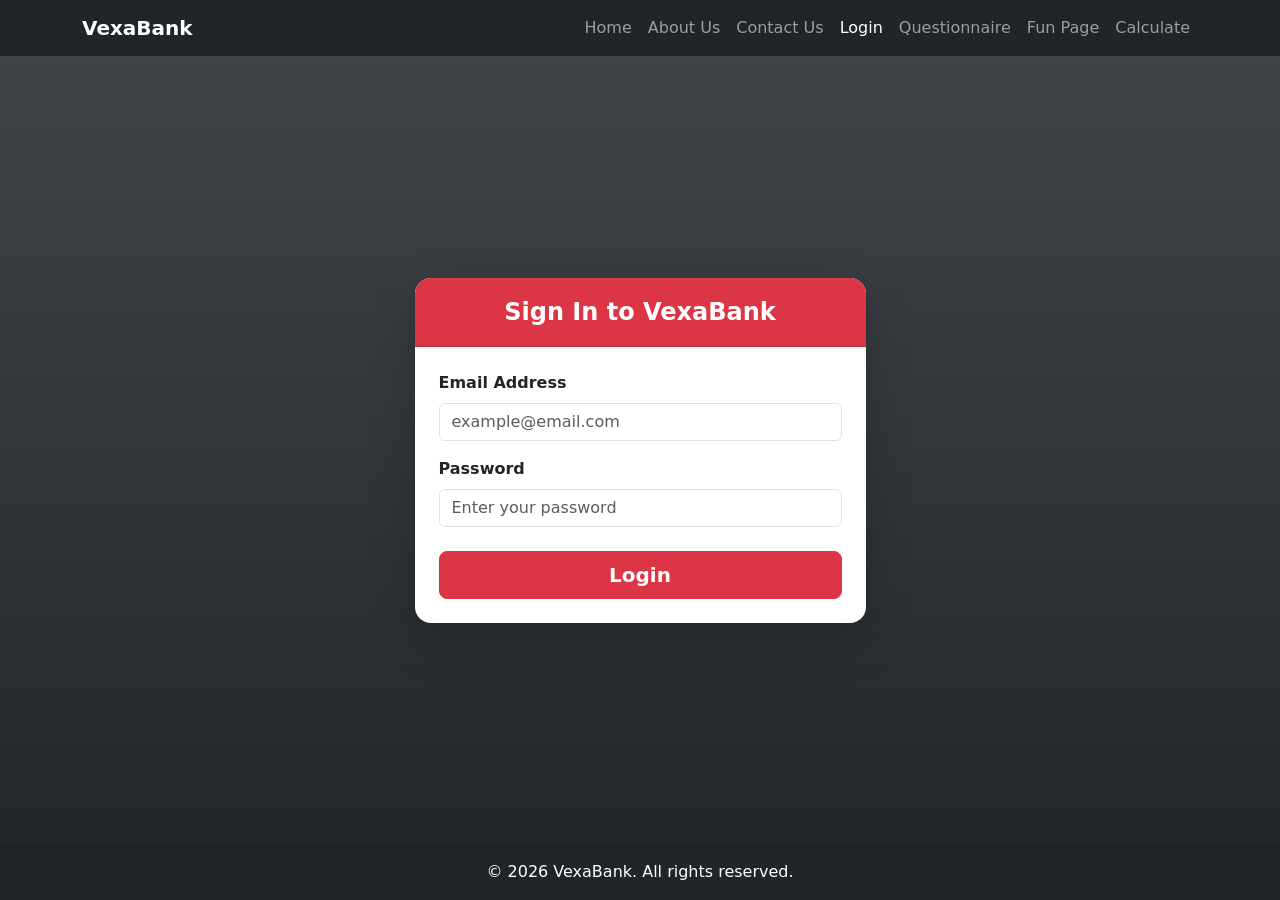
<file: login.html>
<!DOCTYPE html>
<html lang="en">
<head>
  <meta charset="UTF-8">
  <meta name="viewport" content="width=device-width, initial-scale=1.0">
  <title>Login - VexaBank</title>

  <link
    href="https://cdn.jsdelivr.net/npm/bootstrap@5.3.2/dist/css/bootstrap.min.css"
    rel="stylesheet"
  >
</head>

<body class="d-flex flex-column min-vh-100 bg-dark bg-gradient">

  <!-- Navbar -->
  <nav class="navbar navbar-expand-lg navbar-dark bg-dark ">
    <div class="container">
      <a class="navbar-brand fw-bold" href="index.html">VexaBank</a>

      <button
        class="navbar-toggler"
        type="button"
        data-bs-toggle="collapse"
        data-bs-target="#navbarMain"
      >
        <span class="navbar-toggler-icon"></span>
      </button>

      <div class="collapse navbar-collapse" id="navbarMain">
        <ul class="navbar-nav ms-auto">
          <li class="nav-item"><a class="nav-link" href="index.html">Home</a></li>
          <li class="nav-item"><a class="nav-link" href="./pages/about.html">About Us</a></li>
          <li class="nav-item"><a class="nav-link" href="./pages/contact.html">Contact Us</a></li>
          <li class="nav-item"><a class="nav-link active" href="login.html">Login</a></li>
          <li class="nav-item"><a class="nav-link " href="./pages/questionnaire.html">Questionnaire</a></li>
          <li class="nav-item"><a class="nav-link" href="./pages/fun.html">Fun Page</a></li>
          <li class="nav-item"><a class="nav-link" href="./pages/calculate.html">Calculate</a></li>
        </ul>
      </div>
    </div>
  </nav>

  <!-- Login Form -->
  <main class="flex-grow-1 d-flex justify-content-center align-items-center py-5">
    <div class="container">
      <div class="row justify-content-center">
        <div class="col-12 col-sm-10 col-md-7 col-lg-5">

          <div class="card shadow-lg border-0 rounded-4">
            <div class="card-header bg-danger text-white text-center fw-bold fs-4 py-3 rounded-top-4">
              Sign In to VexaBank
            </div>

            <div class="card-body p-4">

              <form id="loginForm" action="./pages/login.php" method="post" onsubmit="return validateLoginForm();" novalidate>                <div class="mb-3">
                  <label for="email" class="form-label fw-bold">Email Address</label>
                 <input
                      type="email"
  class="form-control"
  id="email"
  name="email"
  placeholder="example@email.com"
>
                  <div class="invalid-feedback" id="emailFeedback"></div>
                </div>

                <div class="mb-4">
                  <label for="password" class="form-label fw-bold">Password</label>
                  <input
                    type="password"
                    class="form-control"
                    id="password"
                    name="password"
                    placeholder="Enter your password"
                  >
                  <div class="invalid-feedback" id="passwordFeedback"></div>
                  
                </div>

                <div class="d-grid">
                  <button type="submit" class="btn btn-danger btn-lg fw-bold">
                    Login
                  </button>
                </div>

              </form>

            </div>
          </div>

        </div>
      </div>
    </div>
  </main>

  <!-- Footer -->
  <footer class="bg-dark text-white text-center py-3 ">
    <div class="container">
      <p class="mb-0">&copy; 2026 VexaBank. All rights reserved.</p>
    </div>
  </footer>
<script>
function validateLoginForm() {
  const email = document.getElementById("email");
  const password = document.getElementById("password");

  const emailFeedback = document.getElementById("emailFeedback");
  const passwordFeedback = document.getElementById("passwordFeedback");

  let isValid = true;

  email.classList.remove("is-valid", "is-invalid");
  password.classList.remove("is-valid", "is-invalid");

  const emailPattern = /^[^\s@]+@[^\s@]+\.[^\s@]+$/;

  if (!emailPattern.test(email.value.trim())) {
    email.classList.add("is-invalid");
    emailFeedback.textContent = "Please enter a valid email address.";
    isValid = false;
  } else {
    email.classList.add("is-valid");
  }

  const passwordPattern = /^(?=.*[A-Z])(?=.*\d)(?=.*[!@#$%^&*])[A-Za-z\d!@#$%^&*]{8,}$/;

if (password.value.trim().length < 6) {
  password.classList.add("is-invalid");
  passwordFeedback.textContent =
    "Password must be at least 6 characters long.";
  isValid = false;
} else {
  password.classList.add("is-valid");
}

  return isValid;
}
</script>

</body>
</html>
</file>
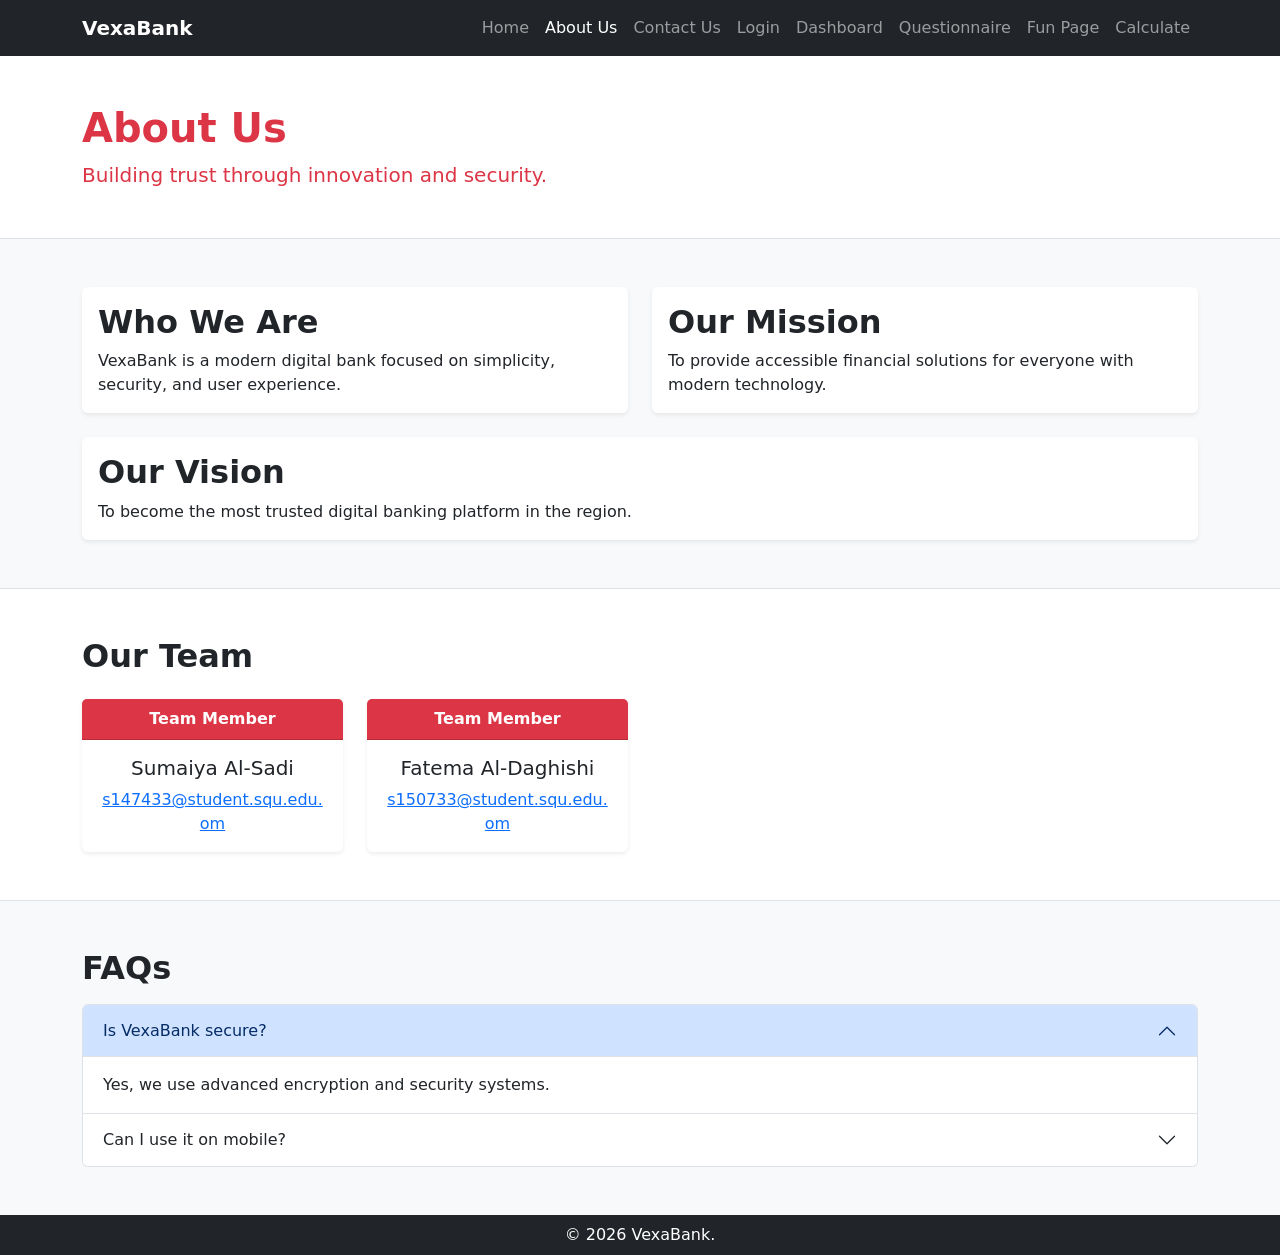
<file: pages/about.html>
<!DOCTYPE html>
<html lang="en">
<head>
  <meta charset="UTF-8">
  <meta name="viewport" content="width=device-width, initial-scale=1.0">
  <title>About Us - VexaBank</title>

  <link
    href="https://cdn.jsdelivr.net/npm/bootstrap@5.3.2/dist/css/bootstrap.min.css"
    rel="stylesheet"
  >
</head>

<body class="d-flex flex-column min-vh-100 bg-light">

  <!-- Navigation Bar -->
  <nav class="navbar navbar-expand-lg navbar-dark bg-dark ">
    <div class="container">
      <a class="navbar-brand fw-bold" href="../index.html">VexaBank</a>

      <button
        class="navbar-toggler"
        type="button"
        data-bs-toggle="collapse"
        data-bs-target="#navbarMain"
        aria-controls="navbarMain"
        aria-expanded="false"
        aria-label="Toggle navigation"
      >
        <span class="navbar-toggler-icon"></span>
      </button>

      <div class="collapse navbar-collapse" id="navbarMain">
        <ul class="navbar-nav ms-auto">
          <li class="nav-item">
            <a class="nav-link" href="../index.html">Home</a>
          </li>
          <li class="nav-item">
            <a class="nav-link active" href="about.html">About Us</a>
          </li>
          <li class="nav-item">
            <a class="nav-link" href="contact.html">Contact Us</a>
          </li>
          <li class="nav-item">
            <a class="nav-link" href="../login.html">Login</a>
          </li>
          <li class="nav-item">
            <a class="nav-link" href="dashboard.html">Dashboard</a>
          </li>
                    <li class="nav-item"><a class="nav-link" href="./questionnaire.html">Questionnaire</a></li>
          <li class="nav-item"><a class="nav-link " href="./fun.html">Fun Page</a></li>
          <li class="nav-item"><a class="nav-link" href="./calculate.html">Calculate</a></li>
        </ul>
      </div>
    </div>
  </nav>

  <!-- Hero Section -->
  <header class="py-5 bg-white border-bottom">
    <div class="container text-center text-lg-start">
      <h1 class="fw-bold text-danger">About Us</h1>
      <p class="lead text-danger mb-0">
        Building trust through innovation and security.
      </p>
    </div>
  </header>

  <main class="flex-grow-1">

    <!-- About Content -->
    <section class="py-5">
      <div class="container">
        <div class="row g-4">

          <div class="col-lg-6">
            <div class="card border-0 shadow-sm h-100">
              <div class="card-body">
                <h2 class="fw-bold text-dark">Who We Are</h2>
                <p class="mb-0">
                  VexaBank is a modern digital bank focused on simplicity, security, and user experience.
                </p>
              </div>
            </div>
          </div>

          <div class="col-lg-6">
            <div class="card border-0 shadow-sm h-100">
              <div class="card-body">
                <h2 class="fw-bold text-dark">Our Mission</h2>
                <p class="mb-0">
                  To provide accessible financial solutions for everyone with modern technology.
                </p>
              </div>
            </div>
          </div>

        </div>

        <div class="card border-0 shadow-sm mt-4">
          <div class="card-body">
            <h2 class="fw-bold text-dark">Our Vision</h2>
            <p class="mb-0">
              To become the most trusted digital banking platform in the region.
            </p>
          </div>
        </div>
      </div>
    </section>

    <!-- Team Section -->
    <section class="py-5 bg-white border-top border-bottom">
      <div class="container">
        <h2 class="fw-bold mb-4 text-dark text-center text-lg-start">Our Team</h2>

        <div class="row g-4">

          <div class="col-md-6 col-lg-3">
            <div class="card h-100 border-0 shadow-sm">
              <div class="card-header bg-danger text-white fw-bold text-center">
                Team Member
              </div>
              <div class="card-body text-center">
                <h5 class="card-title">Sumaiya Al-Sadi</h5>
                <a href="mailto:s147433@student.squ.edu.om">
                  s147433@student.squ.edu.om
                </a>
              </div>
            </div>
          </div>

          <div class="col-md-6 col-lg-3">
            <div class="card h-100 border-0 shadow-sm">
              <div class="card-header bg-danger text-white fw-bold text-center">
                Team Member
              </div>
              <div class="card-body text-center">
                <h5 class="card-title">Fatema Al-Daghishi</h5>
                <a href="mailto:s150733@student.squ.edu.om">
                  s150733@student.squ.edu.om
                </a>
              </div>
            </div>
          </div>

        </div>
      </div>
    </section>

    <!-- FAQ Section -->
    <section class="py-5">
      <div class="container">
        <h2 class="fw-bold mb-3 text-dark">FAQs</h2>

        <div class="accordion" id="faq">

          <div class="accordion-item">
            <h2 class="accordion-header">
              <button
                class="accordion-button"
                type="button"
                data-bs-toggle="collapse"
                data-bs-target="#q1"
                aria-expanded="true"
                aria-controls="q1"
              >
                Is VexaBank secure?
              </button>
            </h2>
            <div id="q1" class="accordion-collapse collapse show" data-bs-parent="#faq">
              <div class="accordion-body">
                Yes, we use advanced encryption and security systems.
              </div>
            </div>
          </div>

          <div class="accordion-item">
            <h2 class="accordion-header">
              <button
                class="accordion-button collapsed"
                type="button"
                data-bs-toggle="collapse"
                data-bs-target="#q2"
                aria-expanded="false"
                aria-controls="q2"
              >
                Can I use it on mobile?
              </button>
            </h2>
            <div id="q2" class="accordion-collapse collapse" data-bs-parent="#faq">
              <div class="accordion-body">
                Yes, it is fully responsive on all devices.
              </div>
            </div>
          </div>

        </div>
      </div>
    </section>

  </main>

  <!-- Footer -->
  <footer class="bg-dark text-white text-center py-2 mt-auto">
    <div class="container">
      <p class="mb-0">&copy; 2026 VexaBank.</p>
    </div>
  </footer>

  <script src="https://cdn.jsdelivr.net/npm/bootstrap@5.3.2/dist/js/bootstrap.bundle.min.js"></script>
</body>
</html>
</file>
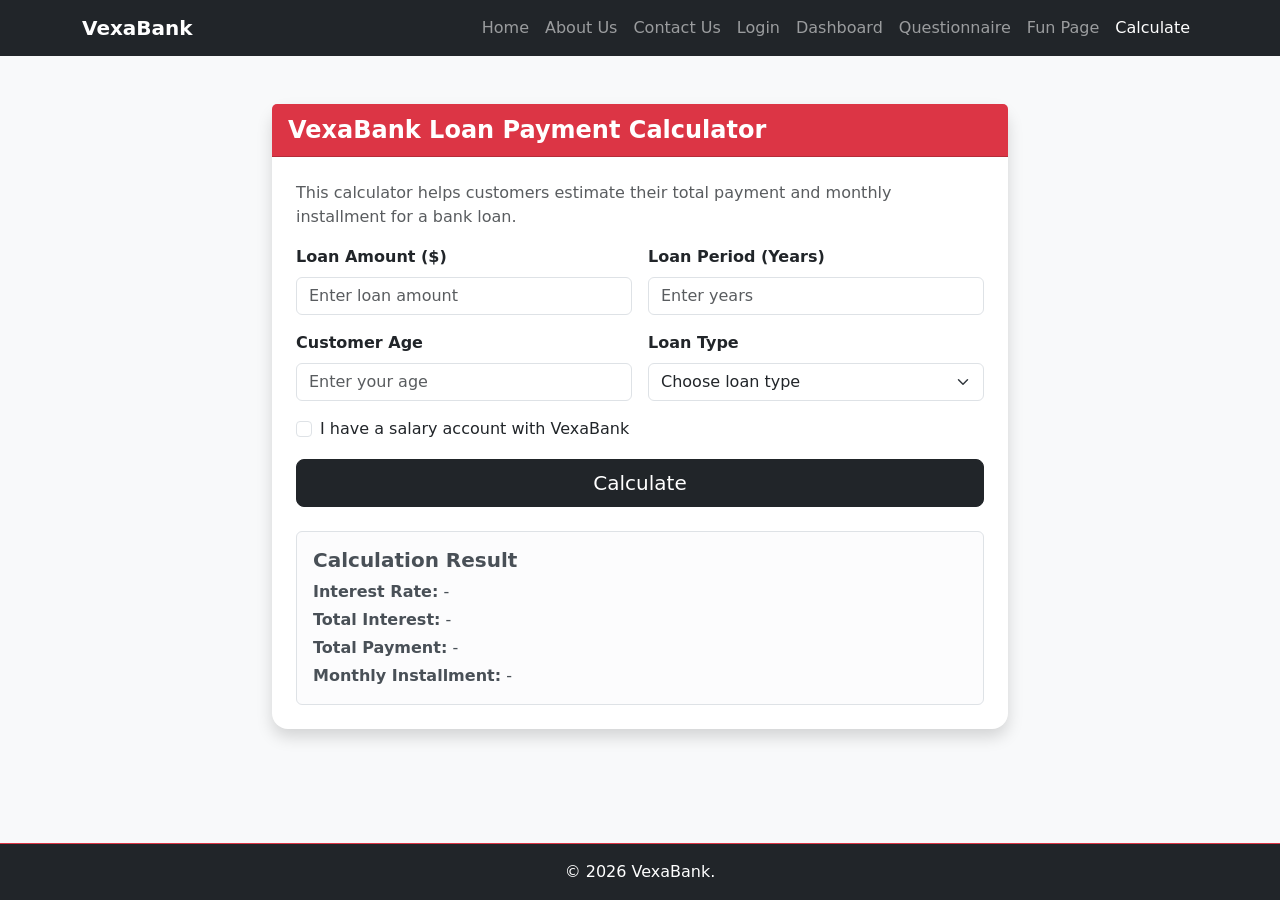
<file: pages/calculate.html>
<!DOCTYPE html>
<html lang="en">
<head>
  <meta charset="UTF-8">
  <meta name="viewport" content="width=device-width, initial-scale=1.0">
  <title>Banking Calculator - VexaBank</title>
  <link href="https://cdn.jsdelivr.net/npm/bootstrap@5.3.2/dist/css/bootstrap.min.css" rel="stylesheet">
</head>
<body class="d-flex flex-column min-vh-100 bg-light">
  <nav class="navbar navbar-expand-lg navbar-dark bg-dark">
    <div class="container">
      <a class="navbar-brand fw-bold" href="index.html">VexaBank</a>

      <button
        class="navbar-toggler"
        type="button"
        data-bs-toggle="collapse"
        data-bs-target="#navbarMain"
        aria-controls="navbarMain"
        aria-expanded="false"
        aria-label="Toggle navigation"
      >
        <span class="navbar-toggler-icon"></span>
      </button>

      <div class="collapse navbar-collapse" id="navbarMain">
        <ul class="navbar-nav ms-auto mb-2 mb-lg-0">
          <li class="nav-item"><a class="nav-link" href="../index.html">Home</a></li>
          <li class="nav-item"><a class="nav-link" href="./pages/about.html">About Us</a></li>
          <li class="nav-item"><a class="nav-link" href="./pages/contact.html">Contact Us</a></li>
          <li class="nav-item"><a class="nav-link" href="../login.html">Login</a></li>
          <li class="nav-item"><a class="nav-link" href="./dashboard.html">Dashboard</a></li>
          <li class="nav-item"><a class="nav-link" href="./questionnaire.html">Questionnaire</a></li>
          <li class="nav-item"><a class="nav-link" href="./fun.html">Fun Page</a></li>
          <li class="nav-item"><a class="nav-link active" href="./calculate.html">Calculate</a></li>
        </ul>
      </div>
    </div>
  </nav>

  <main class="flex-grow-1 py-5">
    <div class="container">
      <div class="row justify-content-center">
        <div class="col-lg-8">
          <div class="card shadow border-0 rounded-4">
            <div class="card-header bg-danger text-white fw-bold fs-4">
              VexaBank Loan Payment Calculator
            </div>
            <div class="card-body p-4">
              <p class="text-muted">
                This calculator helps customers estimate their total payment and monthly installment for a bank loan.
              </p>

              <div class="row g-3">
                <div class="col-md-6">
                  <label for="loanAmount" class="form-label fw-semibold">Loan Amount ($)</label>
                  <input type="number" id="loanAmount" class="form-control" placeholder="Enter loan amount">
                </div>

                <div class="col-md-6">
                  <label for="years" class="form-label fw-semibold">Loan Period (Years)</label>
                  <input type="number" id="years" class="form-control" placeholder="Enter years">
                </div>

                <div class="col-md-6">
                  <label for="customerAge" class="form-label fw-semibold">Customer Age</label>
                  <input type="number" id="customerAge" class="form-control" placeholder="Enter your age">
                </div>

                <div class="col-md-6">
                  <label for="loanType" class="form-label fw-semibold">Loan Type</label>
                  <select id="loanType" class="form-select">
                    <option value="">Choose loan type</option>
                    <option value="personal">Personal Loan</option>
                    <option value="car">Car Loan</option>
                    <option value="home">Home Loan</option>
                  </select>
                </div>

                <div class="col-12">
                  <div class="form-check">
                    <input class="form-check-input" type="checkbox" id="salaryAccount">
                    <label class="form-check-label" for="salaryAccount">
                      I have a salary account with VexaBank
                    </label>
                  </div>
                </div>

                <div class="col-12 d-grid">
                  <button class="btn btn-dark btn-lg" onclick="calculateLoan()">Calculate</button>
                </div>
              </div>

              <div class="alert alert-light border mt-4 mb-0">
                <h5 class="fw-bold">Calculation Result</h5>
                <p class="mb-1"><strong>Interest Rate:</strong> <span id="rateResult">-</span></p>
                <p class="mb-1"><strong>Total Interest:</strong> <span id="interestResult">-</span></p>
                <p class="mb-1"><strong>Total Payment:</strong> <span id="totalResult">-</span></p>
                <p class="mb-0"><strong>Monthly Installment:</strong> <span id="monthlyResult">-</span></p>
              </div>
            </div>
          </div>
        </div>
      </div>
    </div>
  </main>

  <footer class="bg-dark text-white text-center py-3 mt-auto border-top border-danger">
    <div class="container">
      <p class="mb-0">&copy; 2026 VexaBank.</p>
    </div>
  </footer>

  <script>
    /*
      This function calculates the loan result using several mathematical
      and logical operations.

      Formula used:
      totalInterest = loanAmount * interestRate * years
      totalPayment = loanAmount + totalInterest
      monthlyInstallment = totalPayment / (years * 12)

      Conditions used:
      - Loan type changes the interest rate.
      - Elderly customers get a discount.
      - Customers with salary accounts get another discount.
    */
    function calculateLoan() {
      const loanAmount = parseFloat(document.getElementById("loanAmount").value);
      const years = parseInt(document.getElementById("years").value);
      const customerAge = parseInt(document.getElementById("customerAge").value);
      const loanType = document.getElementById("loanType").value;
      const salaryAccount = document.getElementById("salaryAccount").checked;

      if (isNaN(loanAmount) || isNaN(years) || isNaN(customerAge) || loanType === "") {
        alert("Please fill in all fields correctly.");
        return;
      }

      let interestRate = 0;

      /*
        First, decide the base interest rate depending on loan type.
      */
      if (loanType === "personal") {
        interestRate = 0.08;
      } else if (loanType === "car") {
        interestRate = 0.06;
      } else if (loanType === "home") {
        interestRate = 0.05;
      }

      /*
        Elderly customers above 60 get 1% discount on interest rate.
      */
      if (customerAge > 60) {
        interestRate -= 0.01;
      }

      /*
        Customers with VexaBank salary accounts get 0.5% additional discount.
      */
      if (salaryAccount) {
        interestRate -= 0.005;
      }

      /*
        Ensure the rate does not become negative.
      */
      if (interestRate < 0) {
        interestRate = 0;
      }

      const totalInterest = loanAmount * interestRate * years;
      const totalPayment = loanAmount + totalInterest;
      const monthlyInstallment = totalPayment / (years * 12);

      document.getElementById("rateResult").textContent = (interestRate * 100).toFixed(2) + "%";
      document.getElementById("interestResult").textContent = "$" + totalInterest.toFixed(2);
      document.getElementById("totalResult").textContent = "$" + totalPayment.toFixed(2);
      document.getElementById("monthlyResult").textContent = "$" + monthlyInstallment.toFixed(2);
    }
  </script>

  <script src="https://cdn.jsdelivr.net/npm/bootstrap@5.3.2/dist/js/bootstrap.bundle.min.js"></script>
</body>
</html>
</file>
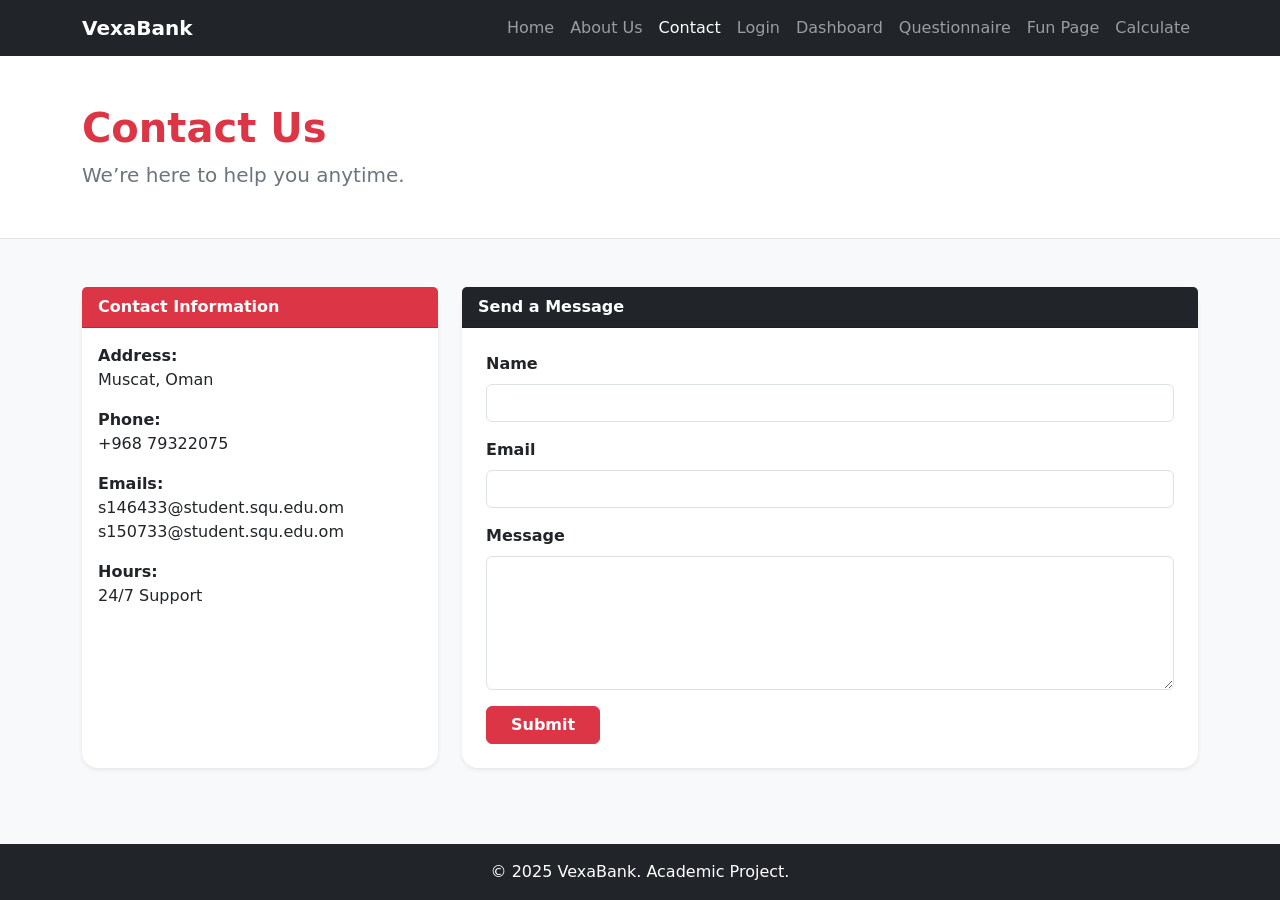
<file: pages/contact.html>
﻿<!DOCTYPE html>
<html lang="en">
<head>
  <meta charset="UTF-8">
  <meta name="viewport" content="width=device-width, initial-scale=1.0">
  <title>Contact Us - VexaBank</title>

  <link
    href="https://cdn.jsdelivr.net/npm/bootstrap@5.3.2/dist/css/bootstrap.min.css"
    rel="stylesheet"
  >
</head>

<body class="d-flex flex-column min-vh-100 bg-light">

  <!-- Navigation Bar -->
  <nav class="navbar navbar-expand-lg navbar-dark bg-dark ">
    <div class="container">
      <a class="navbar-brand fw-bold" href="../index.html">VexaBank</a>

      <button
        class="navbar-toggler"
        type="button"
        data-bs-toggle="collapse"
        data-bs-target="#nav"
        aria-controls="nav"
        aria-expanded="false"
        aria-label="Toggle navigation"
      >
        <span class="navbar-toggler-icon"></span>
      </button>

      <div class="collapse navbar-collapse" id="nav">
        <ul class="navbar-nav ms-auto">
          <li class="nav-item"><a class="nav-link" href="../index.html">Home</a></li>
          <li class="nav-item"><a class="nav-link" href="about.html">About Us</a></li>
          <li class="nav-item"><a class="nav-link active" href="contact.html">Contact</a></li>
          <li class="nav-item"><a class="nav-link" href="../login.html">Login</a></li>
          <li class="nav-item"><a class="nav-link" href="dashboard.html">Dashboard</a></li>
                    <li class="nav-item"><a class="nav-link" href="./questionnaire.html">Questionnaire</a></li>
          <li class="nav-item"><a class="nav-link " href="./fun.html">Fun Page</a></li>
          <li class="nav-item"><a class="nav-link" href="./calculate.html">Calculate</a></li>
        </ul>
      </div>
    </div>
  </nav>

  <!-- Hero Section -->
  <header class="py-5 bg-white border-bottom">
    <div class="container text-center text-lg-start">
      <h1 class="fw-bold text-danger">Contact Us</h1>
      <p class="lead mb-0 text-secondary">We’re here to help you anytime.</p>
    </div>
  </header>

  <main class="flex-grow-1">
    <section class="py-5">
      <div class="container">
        <div class="row g-4">

          <!-- Contact Info -->
          <div class="col-lg-4">
            <div class="card shadow-sm border-0 h-100 rounded-4">
              <div class="card-header bg-danger text-white fw-bold">
                Contact Information
              </div>
              <div class="card-body">
                <p><strong>Address:</strong><br>Muscat, Oman</p>
                <p><strong>Phone:</strong><br>+968 79322075</p>
                <p>
                  <strong>Emails:</strong><br>
                  s146433@student.squ.edu.om<br>
                  s150733@student.squ.edu.om
                </p>
                <p class="mb-0"><strong>Hours:</strong><br>24/7 Support</p>
              </div>
            </div>
          </div>

          <!-- Contact Form -->
          <div class="col-lg-8">
            <div class="card shadow-sm border-0 rounded-4">
              <div class="card-header bg-dark text-white fw-bold">
                Send a Message
              </div>

              <div class="card-body p-4">
                <form id="contactForm" action="contact.php" method="post" onsubmit="return validateContactForm();" novalidate>   
                  <div class="mb-3">
                    <label for="name" class="form-label fw-semibold">Name</label>
                    <input id="name" name="name" type="text" class="form-control">
                    <div class="invalid-feedback">
                      Please enter a valid name.
                    </div>
                  </div>

                  <div class="mb-3">
                    <label for="email" class="form-label fw-semibold">Email</label>
                    <input id="email" name="email" type="email" class="form-control">
                    <div class="invalid-feedback">
                      Enter a valid email address.
                    </div>
                  </div>

                  <div class="mb-3">
                    <label for="message" class="form-label fw-semibold">Message</label>
                    <textarea id="message" name="message" class="form-control" rows="5"></textarea>
                    <div class="invalid-feedback">
                      Message must contain at least 10 characters.
                    </div>
                  </div>

                  <button type="submit" class="btn btn-danger px-4 fw-semibold">
                    Submit
                  </button>

                </form>
              </div>
            </div>
          </div>

        </div>
      </div>
    </section>
  </main>

  <!-- Footer -->
  <footer class="bg-dark text-white text-center py-3 mt-auto ">
    <div class="container">
      <p class="mb-0">&copy; 2025 VexaBank. Academic Project.</p>
    </div>
  </footer>

<script>
function validateContactForm() {
  const nameInput = document.getElementById("name");
  const emailInput = document.getElementById("email");
  const messageInput = document.getElementById("message");

  const namePattern = /^[A-Za-z\s]{3,}$/;
  const emailPattern = /^[^\s@]+@[^\s@]+\.[^\s@]+$/;

  const nameValid = namePattern.test(nameInput.value.trim());
  const emailValid = emailPattern.test(emailInput.value.trim());
  const messageValid = messageInput.value.trim().length >= 10;

  nameInput.classList.toggle("is-invalid", !nameValid);
  emailInput.classList.toggle("is-invalid", !emailValid);
  messageInput.classList.toggle("is-invalid", !messageValid);

  return nameValid && emailValid && messageValid;
}
</script>
  <script src="https://cdn.jsdelivr.net/npm/bootstrap@5.3.2/dist/js/bootstrap.bundle.min.js"></script>
</body>
</html>
</file>
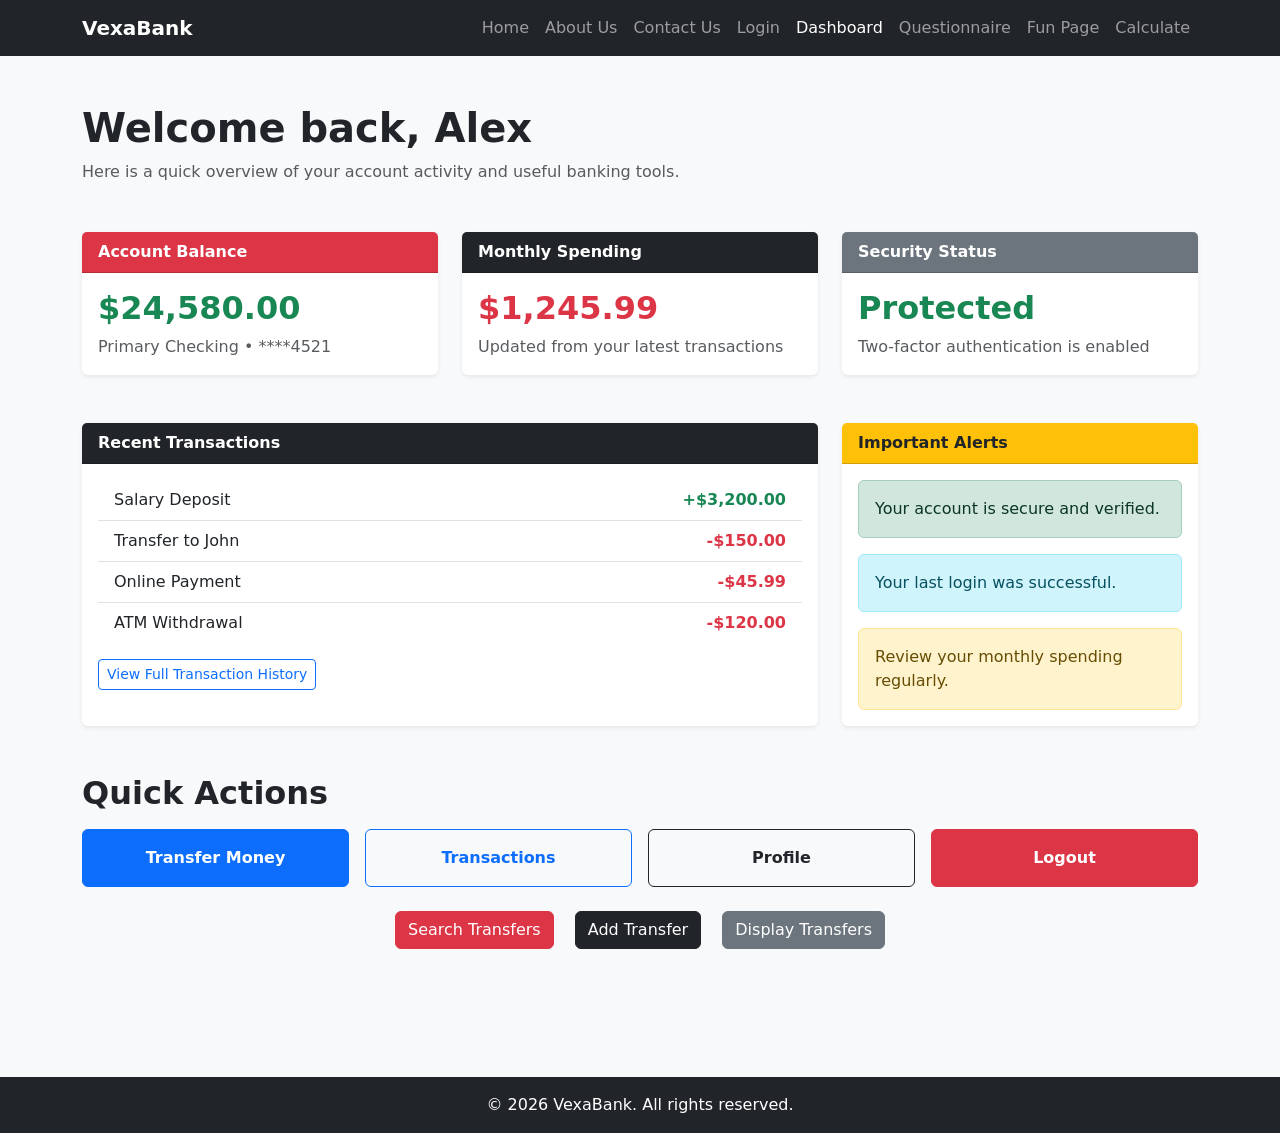
<file: pages/dashboard.html>
<!DOCTYPE html>
<html lang="en">
<head>
  <meta charset="UTF-8">
  <meta name="viewport" content="width=device-width, initial-scale=1.0">
  <title>Dashboard - VexaBank</title>

  <link
    href="https://cdn.jsdelivr.net/npm/bootstrap@5.3.2/dist/css/bootstrap.min.css"
    rel="stylesheet"
  >
</head>

<body class="d-flex flex-column min-vh-100 bg-light">

  <!-- Navigation Bar -->
  <nav class="navbar navbar-expand-lg navbar-dark bg-dark ">
    <div class="container">
      <a class="navbar-brand fw-bold" href="../index.html">VexaBank</a>

      <button
        class="navbar-toggler"
        type="button"
        data-bs-toggle="collapse"
        data-bs-target="#navbarMain"
        aria-controls="navbarMain"
        aria-expanded="false"
        aria-label="Toggle navigation"
      >
        <span class="navbar-toggler-icon"></span>
      </button>

      <div class="collapse navbar-collapse" id="navbarMain">
        <ul class="navbar-nav ms-auto">
          <li class="nav-item">
            <a class="nav-link" href="../index.html">Home</a>
          </li>
          <li class="nav-item">
            <a class="nav-link" href="about.html">About Us</a>
          </li>
          <li class="nav-item">
            <a class="nav-link" href="contact.html">Contact Us</a>
          </li>
          <li class="nav-item">
            <a class="nav-link" href="../login.html">Login</a>
          </li>
          <li class="nav-item">
            <a class="nav-link active" href="dashboard.html">Dashboard</a>
          </li>
                            <li class="nav-item"><a class="nav-link" href="./questionnaire.html">Questionnaire</a></li>
          <li class="nav-item"><a class="nav-link " href="./fun.html">Fun Page</a></li>
          <li class="nav-item"><a class="nav-link" href="./calculate.html">Calculate</a></li>
        </ul>
      </div>
    </div>
  </nav>

  <!-- Main Content -->
  <main class="flex-grow-1 py-5">
    <div class="container">

      <!-- Welcome Section -->
      <div class="mb-5 text-center text-lg-start">
        <h1 class="fw-bold display-6">Welcome back, Alex</h1>
        <p class="text-muted mb-0">
          Here is a quick overview of your account activity and useful banking tools.
        </p>
      </div>

      <!-- Summary Cards -->
      <div class="row g-4 mb-5">

        <div class="col-12 col-md-6 col-xl-4">
          <div class="card shadow-sm border-0 h-100">
            <div class="card-header bg-danger text-white fw-bold">
              Account Balance
            </div>
            <div class="card-body">
              <h2 class="text-success fw-bold">$24,580.00</h2>
              <p class="text-muted mb-0">Primary Checking • ****4521</p>
            </div>
          </div>
        </div>

        <div class="col-12 col-md-6 col-xl-4">
          <div class="card shadow-sm border-0 h-100">
            <div class="card-header bg-dark text-white fw-bold">
              Monthly Spending
            </div>
            <div class="card-body">
              <h2 class="text-danger fw-bold">$1,245.99</h2>
              <p class="text-muted mb-0">Updated from your latest transactions</p>
            </div>
          </div>
        </div>

        <div class="col-12 col-md-6 col-xl-4">
          <div class="card shadow-sm border-0 h-100">
            <div class="card-header bg-secondary text-white fw-bold">
              Security Status
            </div>
            <div class="card-body">
              <h2 class="text-success fw-bold">Protected</h2>
              <p class="text-muted mb-0">Two-factor authentication is enabled</p>
            </div>
          </div>
        </div>

      </div>

      <!-- Recent Transactions and Alerts -->
      <div class="row g-4 mb-5">

        <div class="col-12 col-lg-8">
          <div class="card shadow-sm border-0 h-100">
            <div class="card-header bg-dark text-white fw-bold">
              Recent Transactions
            </div>
            <div class="card-body">
              <ul class="list-group list-group-flush">
                <li class="list-group-item d-flex justify-content-between align-items-center">
                  Salary Deposit
                  <span class="text-success fw-semibold">+$3,200.00</span>
                </li>
                <li class="list-group-item d-flex justify-content-between align-items-center">
                  Transfer to John
                  <span class="text-danger fw-semibold">-$150.00</span>
                </li>
                <li class="list-group-item d-flex justify-content-between align-items-center">
                  Online Payment
                  <span class="text-danger fw-semibold">-$45.99</span>
                </li>
                <li class="list-group-item d-flex justify-content-between align-items-center">
                  ATM Withdrawal
                  <span class="text-danger fw-semibold">-$120.00</span>
                </li>
              </ul>

              <div class="mt-3">
                <a href="transactions.html" class="btn btn-outline-primary btn-sm">
                  View Full Transaction History
                </a>
              </div>
            </div>
          </div>
        </div>

        <div class="col-12 col-lg-4">
          <div class="card shadow-sm border-0 h-100">
            <div class="card-header bg-warning text-dark fw-bold">
              Important Alerts
            </div>
            <div class="card-body">
              <div class="alert alert-success" role="alert">
                Your account is secure and verified.
              </div>
              <div class="alert alert-info" role="alert">
                Your last login was successful.
              </div>
              <div class="alert alert-warning mb-0" role="alert">
                Review your monthly spending regularly.
              </div>
            </div>
          </div>
        </div>

      </div>

      <!-- Quick Actions -->
      <section class="mb-5">
        <h2 class="fw-bold mb-3">Quick Actions</h2>

        <div class="row g-3">
          <div class="col-12 col-sm-6 col-lg-3">
            <a href="transfer.html" class="btn btn-primary w-100 py-3 fw-semibold">
              Transfer Money
            </a>
          </div>

          <div class="col-12 col-sm-6 col-lg-3">
            <a href="transactions.html" class="btn btn-outline-primary w-100 py-3 fw-semibold">
              Transactions
            </a>
          </div>

          <div class="col-12 col-sm-6 col-lg-3">
            <a href="profile.html" class="btn btn-outline-dark w-100 py-3 fw-semibold">
              Profile
            </a>
          </div>

          <div class="col-12 col-sm-6 col-lg-3">
            <a href="../login.html" class="btn btn-danger w-100 py-3 fw-semibold">
              Logout
            </a>
          </div>
          <div class="text-center mb-4">
  <a href="search_transfer.php" class="btn btn-danger m-2">Search Transfers</a>
  <a href="insert_transfer.php" class="btn btn-dark m-2">Add Transfer</a>
  <a href="display_transfers.php" class="btn btn-secondary m-2">Display Transfers</a>
</div>
        </div>
      </section>

      

    </div>
  </main>

  <!-- Footer -->
  <footer class="bg-dark text-white text-center py-3 mt-auto">
    <div class="container">
      <p class="mb-0">&copy; 2026 VexaBank. All rights reserved.</p>
    </div>
  </footer>

  <script src="https://cdn.jsdelivr.net/npm/bootstrap@5.3.2/dist/js/bootstrap.bundle.min.js"></script>
</body>
</html>
</file>
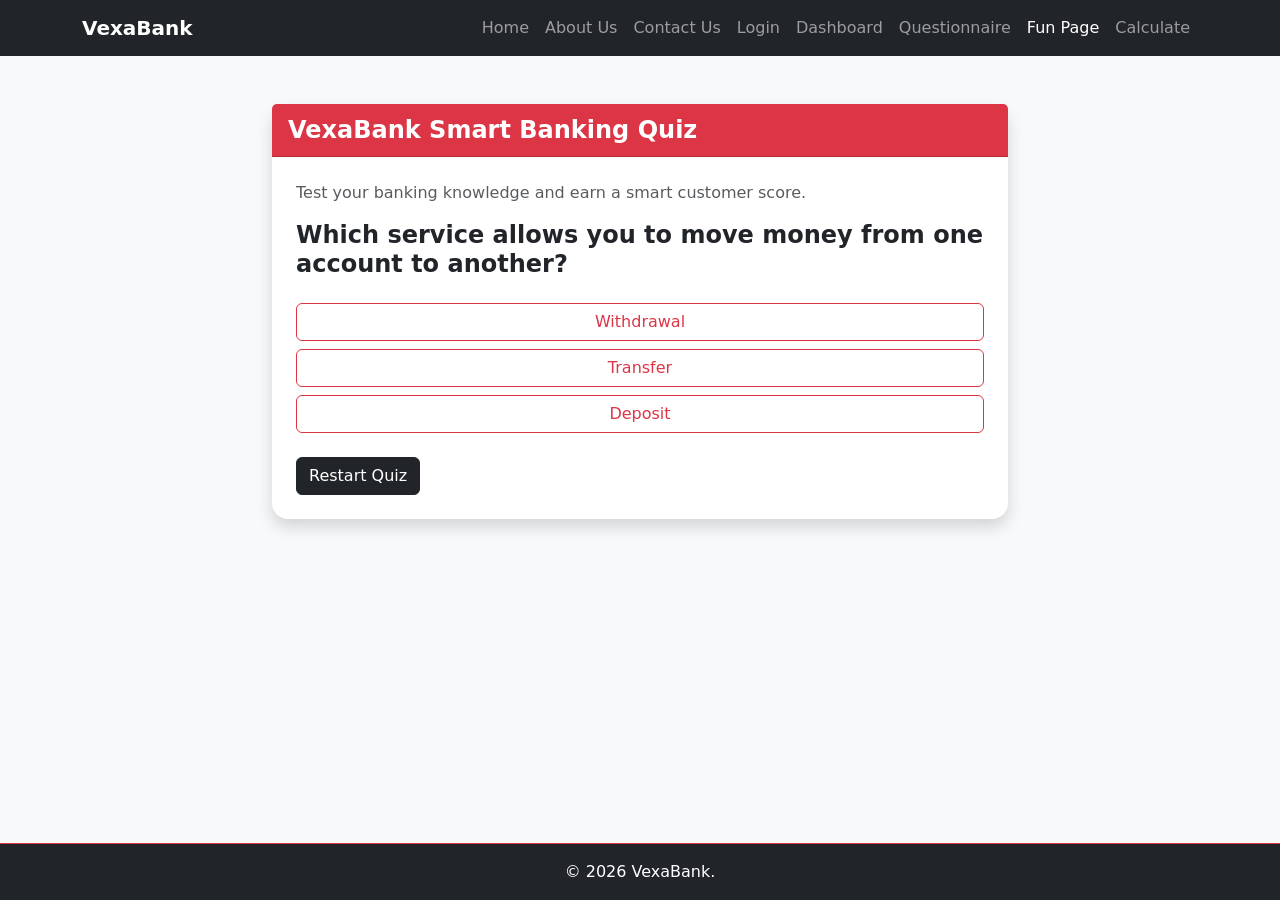
<file: pages/fun.html>
<!DOCTYPE html>
<html lang="en">
<head>
  <meta charset="UTF-8">
  <meta name="viewport" content="width=device-width, initial-scale=1.0">
  <title>Fun Page - VexaBank</title>
  <link href="https://cdn.jsdelivr.net/npm/bootstrap@5.3.2/dist/css/bootstrap.min.css" rel="stylesheet">
</head>
<body class="d-flex flex-column min-vh-100 bg-light">

  <nav class="navbar navbar-expand-lg navbar-dark bg-dark">
    <div class="container">
      <a class="navbar-brand fw-bold" href="index.html">VexaBank</a>

      <button
        class="navbar-toggler"
        type="button"
        data-bs-toggle="collapse"
        data-bs-target="#navbarMain"
        aria-controls="navbarMain"
        aria-expanded="false"
        aria-label="Toggle navigation"
      >
        <span class="navbar-toggler-icon"></span>
      </button>

      <div class="collapse navbar-collapse" id="navbarMain">
        <ul class="navbar-nav ms-auto mb-2 mb-lg-0">
          <li class="nav-item"><a class="nav-link " href="../index.html">Home</a></li>
          <li class="nav-item"><a class="nav-link" href="./about.html">About Us</a></li>
          <li class="nav-item"><a class="nav-link" href="./contact.html">Contact Us</a></li>
          <li class="nav-item"><a class="nav-link" href="../login.html">Login</a></li>
          <li class="nav-item"><a class="nav-link" href="./dashboard.html">Dashboard</a></li>
          <li class="nav-item"><a class="nav-link" href="./questionnaire.html">Questionnaire</a></li>
          <li class="nav-item"><a class="nav-link active" href="./fun.html">Fun Page</a></li>
          <li class="nav-item"><a class="nav-link" href="./calculate.html">Calculate</a></li>
        </ul>
      </div>
    </div>
  </nav>

  <main class="flex-grow-1 py-5">
    <div class="container">
      <div class="row justify-content-center">
        <div class="col-lg-8">
          <div class="card shadow border-0 rounded-4">
            <div class="card-header bg-danger text-white fw-bold fs-4">
              VexaBank Smart Banking Quiz
            </div>
            <div class="card-body p-4">
              <p class="text-muted">
                Test your banking knowledge and earn a smart customer score.
              </p>

              <div id="quizBox">
                <h4 id="questionText" class="fw-bold mb-4"></h4>
                <div class="d-grid gap-2" id="answerButtons"></div>
              </div>

              <div class="alert alert-light border mt-4 d-none" id="resultBox">
                <h5 class="fw-bold">Quiz Result</h5>
                <p class="mb-2">Your Score: <span id="scoreText"></span></p>
                <p class="mb-0" id="messageText"></p>
              </div>

              <div class="mt-4">
                <button class="btn btn-dark" onclick="restartQuiz()">Restart Quiz</button>
              </div>
            </div>
          </div>
        </div>
      </div>
    </div>
  </main>

  <footer class="bg-dark text-white text-center py-3 mt-auto border-top border-danger">
    <div class="container">
      <p class="mb-0">&copy; 2026 VexaBank.</p>
    </div>
  </footer>

  <script>
    /*
      This is a simple banking-related quiz game.
      It uses dynamic HTML concepts because:
      - questions are displayed dynamically
      - answer buttons are created dynamically
      - the page content changes after each answer
    */

    const questions = [
      {
        question: "Which service allows you to move money from one account to another?",
        answers: ["Withdrawal", "Transfer", "Deposit"],
        correct: "Transfer"
      },
      {
        question: "Which option is safest for extra account protection?",
        answers: ["Weak password", "Two-factor authentication", "Sharing PIN"],
        correct: "Two-factor authentication"
      },
      {
        question: "What does ATM stand for?",
        answers: ["Automatic Teller Machine", "Any Transfer Method", "Account Type Mode"],
        correct: "Automatic Teller Machine"
      }
    ];

    let currentQuestionIndex = 0;
    let score = 0;

    /*
      This function shows the current question and dynamically creates buttons
      for the possible answers.
    */
    function showQuestion() {
      const questionText = document.getElementById("questionText");
      const answerButtons = document.getElementById("answerButtons");

      answerButtons.innerHTML = "";
      const currentQuestion = questions[currentQuestionIndex];
      questionText.textContent = currentQuestion.question;

      currentQuestion.answers.forEach(function(answer) {
        const button = document.createElement("button");
        button.className = "btn btn-outline-danger";
        button.textContent = answer;
        button.onclick = function() {
          checkAnswer(answer);
        };
        answerButtons.appendChild(button);
      });
    }

    /*
      This function checks whether the selected answer is correct.
      If correct, the score increases.
      Then it moves to the next question or shows the final result.
    */
    function checkAnswer(selectedAnswer) {
      if (selectedAnswer === questions[currentQuestionIndex].correct) {
        score++;
      }

      currentQuestionIndex++;

      if (currentQuestionIndex < questions.length) {
        showQuestion();
      } else {
        showResult();
      }
    }

    /*
      This function displays the final score and a message depending on performance.
    */
    function showResult() {
      document.getElementById("quizBox").classList.add("d-none");
      document.getElementById("resultBox").classList.remove("d-none");
      document.getElementById("scoreText").textContent = score + " / " + questions.length;

      let message = "";
      if (score === questions.length) {
        message = "Excellent! You are a smart banking expert.";
      } else if (score >= 2) {
        message = "Good job! You have strong banking knowledge.";
      } else {
        message = "Nice try! Review basic banking concepts and play again.";
      }

      document.getElementById("messageText").textContent = message;
    }

    /*
      This function resets the quiz and starts again from the first question.
    */
    function restartQuiz() {
      currentQuestionIndex = 0;
      score = 0;
      document.getElementById("quizBox").classList.remove("d-none");
      document.getElementById("resultBox").classList.add("d-none");
      showQuestion();
    }

    showQuestion();
  </script>

  <script src="https://cdn.jsdelivr.net/npm/bootstrap@5.3.2/dist/js/bootstrap.bundle.min.js"></script>
</body>
</html>
</file>
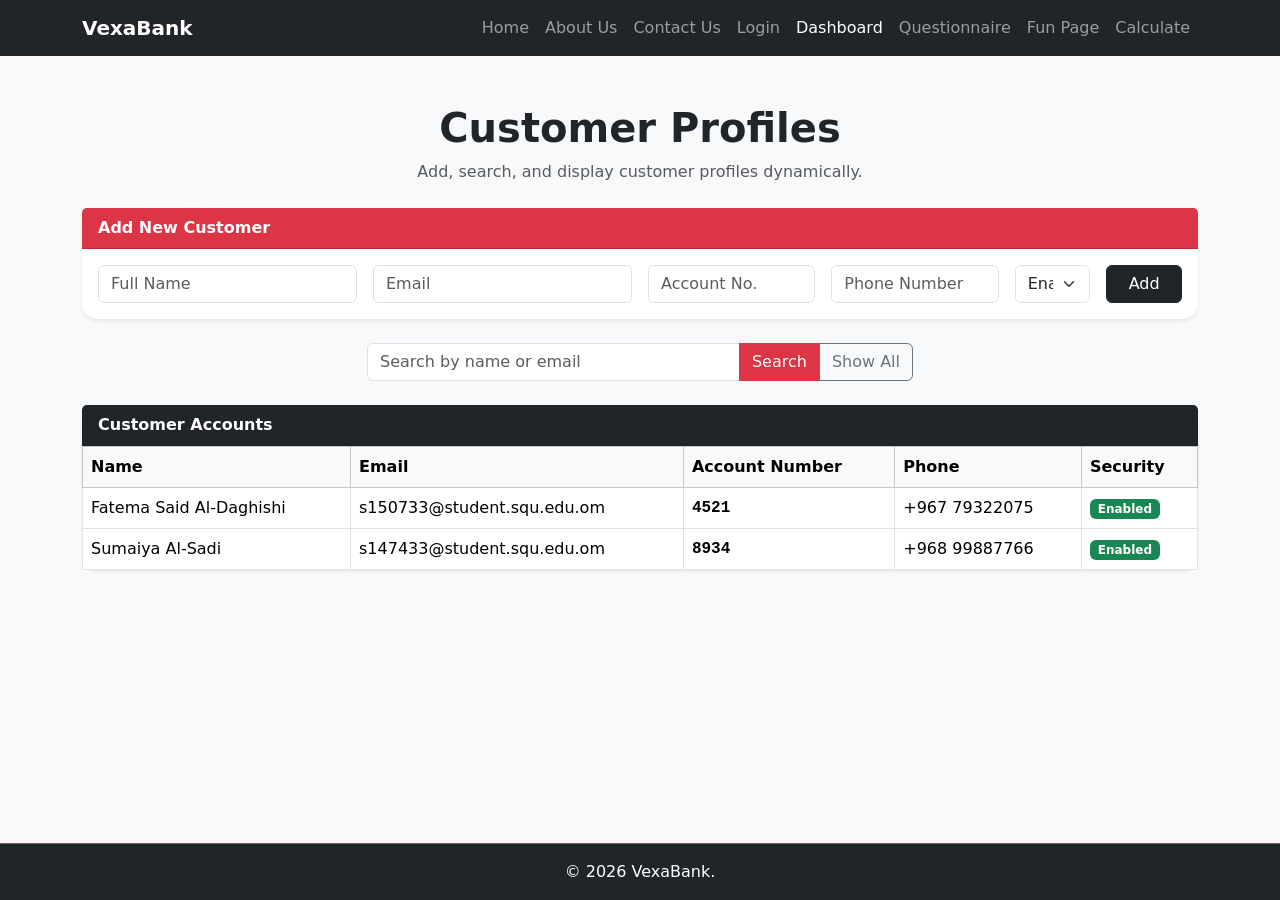
<file: pages/profile.html>
<!DOCTYPE html>
<html lang="en">
<head>
  <meta charset="UTF-8">
  <meta name="viewport" content="width=device-width, initial-scale=1.0">
  <title>Customer Profiles - VexaBank</title>
  <link href="https://cdn.jsdelivr.net/npm/bootstrap@5.3.2/dist/css/bootstrap.min.css" rel="stylesheet">
</head>
<body class="d-flex flex-column min-vh-100 bg-light">

  <nav class="navbar navbar-expand-lg navbar-dark bg-dark ">
    <div class="container">
      <a class="navbar-brand fw-bold" href="../index.html">VexaBank</a>

      <button
        class="navbar-toggler"
        type="button"
        data-bs-toggle="collapse"
        data-bs-target="#navbarMain"
        aria-controls="navbarMain"
        aria-expanded="false"
        aria-label="Toggle navigation"
      >
        <span class="navbar-toggler-icon"></span>
      </button>

      <div class="collapse navbar-collapse" id="navbarMain">
        <ul class="navbar-nav ms-auto">
          <li class="nav-item">
            <a class="nav-link" href="../index.html">Home</a>
          </li>
          <li class="nav-item">
            <a class="nav-link" href="about.html">About Us</a>
          </li>
          <li class="nav-item">
            <a class="nav-link" href="contact.html">Contact Us</a>
          </li>
          <li class="nav-item">
            <a class="nav-link" href="../login.html">Login</a>
          </li>
          <li class="nav-item">
            <a class="nav-link active" href="dashboard.html">Dashboard</a>
          </li>
                            <li class="nav-item"><a class="nav-link" href="./questionnaire.html">Questionnaire</a></li>
          <li class="nav-item"><a class="nav-link " href="./fun.html">Fun Page</a></li>
          <li class="nav-item"><a class="nav-link" href="./calculate.html">Calculate</a></li>
        </ul>
      </div>
    </div>
  </nav>

  <main class="flex-grow-1 py-5">
    <div class="container">
      <div class="text-center mb-4">
        <h1 class="fw-bold">Customer Profiles</h1>
        <p class="text-muted">Add, search, and display customer profiles dynamically.</p>
      </div>

      <div class="card shadow-sm border-0 rounded-4 mb-4">
        <div class="card-header bg-danger text-white fw-bold">Add New Customer</div>
        <div class="card-body">
          <div class="row g-3">
            <div class="col-md-3">
              <input type="text" id="name" class="form-control" placeholder="Full Name">
            </div>
            <div class="col-md-3">
              <input type="email" id="email" class="form-control" placeholder="Email">
            </div>
            <div class="col-md-2">
              <input type="text" id="account" class="form-control" placeholder="Account No.">
            </div>
            <div class="col-md-2">
              <input type="text" id="phone" class="form-control" placeholder="Phone Number">
            </div>
            <div class="col-md-1">
              <select id="security" class="form-select">
                <option>Enabled</option>
                <option>Disabled</option>
              </select>
            </div>
            <div class="col-md-1 d-grid">
              <button class="btn btn-dark" onclick="addProfile()">Add</button>
            </div>
          </div>
        </div>
      </div>

      <div class="row justify-content-center mb-4">
        <div class="col-lg-6">
          <div class="input-group">
            <input type="text" id="profileSearchInput" class="form-control" placeholder="Search by name or email">
            <button class="btn btn-danger" onclick="searchProfiles()">Search</button>
            <button class="btn btn-outline-secondary" onclick="displayProfiles(profiles)">Show All</button>
          </div>
        </div>
      </div>

      <div class="card shadow-sm border-0 rounded-4">
        <div class="card-header bg-dark text-white fw-bold">Customer Accounts</div>
        <div class="card-body p-0">
          <div class="table-responsive">
            <table class="table table-bordered table-hover align-middle mb-0">
              <thead class="table-light">
                <tr>
                  <th>Name</th>
                  <th>Email</th>
                  <th>Account Number</th>
                  <th>Phone</th>
                  <th>Security</th>
                </tr>
              </thead>
              <tbody id="profileTableBody"></tbody>
            </table>
          </div>
        </div>
      </div>
    </div>
  </main>

  <footer class="bg-dark text-white text-center py-3 mt-auto border-top border-danger">
    <div class="container">
      <p class="mb-0">&copy; 2026 VexaBank.</p>
    </div>
  </footer>

  <script>
    /*
      Constructor function for creating customer profile objects.
      Each object stores name, email, account number, phone, and security status.
    */
    function CustomerProfile(name, email, account, phone, security) {
      this.name = name;
      this.email = email;
      this.account = account;
      this.phone = phone;
      this.security = security;
    }

    /*
      Array used to store customer profiles using real project-style data.
    */
    const profiles = [
      new CustomerProfile("Fatema Said Al-Daghishi", "s150733@student.squ.edu.om", "4521", "+967 79322075", "Enabled"),
      new CustomerProfile("Sumaiya Al-Sadi", "s147433@student.squ.edu.om", "8934", "+968 99887766", "Enabled")
    ];

    /*
      This function displays all profiles dynamically inside the table body.
    */
    function displayProfiles(data) {
      const tableBody = document.getElementById("profileTableBody");
      tableBody.innerHTML = "";

      data.forEach(function (profile) {
        const row = document.createElement("tr");

        row.innerHTML = `
          <td>${profile.name}</td>
          <td>${profile.email}</td>
          <td class="font-monospace fw-bold">${profile.account}</td>
          <td>${profile.phone}</td>
          <td>
            <span class="badge ${profile.security === 'Enabled' ? 'bg-success' : 'bg-secondary'}">
              ${profile.security}
            </span>
          </td>
        `;

        tableBody.appendChild(row);
      });
    }

    /*
      This function adds a new profile object into the array,
      then refreshes the table display.
    */
    function addProfile() {
      const name = document.getElementById("name").value.trim();
      const email = document.getElementById("email").value.trim();
      const account = document.getElementById("account").value.trim();
      const phone = document.getElementById("phone").value.trim();
      const security = document.getElementById("security").value;

      if (name === "" || email === "" || account === "" || phone === "") {
        alert("Please fill in all customer fields.");
        return;
      }

      const newProfile = new CustomerProfile(name, email, account, phone, security);
      profiles.push(newProfile);
      displayProfiles(profiles);
    }

    /*
      This function searches customer profiles by name or email.
    */
    function searchProfiles() {
      const value = document.getElementById("profileSearchInput").value.toLowerCase().trim();

      const filtered = profiles.filter(function (profile) {
        return (
          profile.name.toLowerCase().includes(value) ||
          profile.email.toLowerCase().includes(value)
        );
      });

      displayProfiles(filtered);
    }

    displayProfiles(profiles);
  </script>

  <script src="https://cdn.jsdelivr.net/npm/bootstrap@5.3.2/dist/js/bootstrap.bundle.min.js"></script>
</body>
</html>
</file>
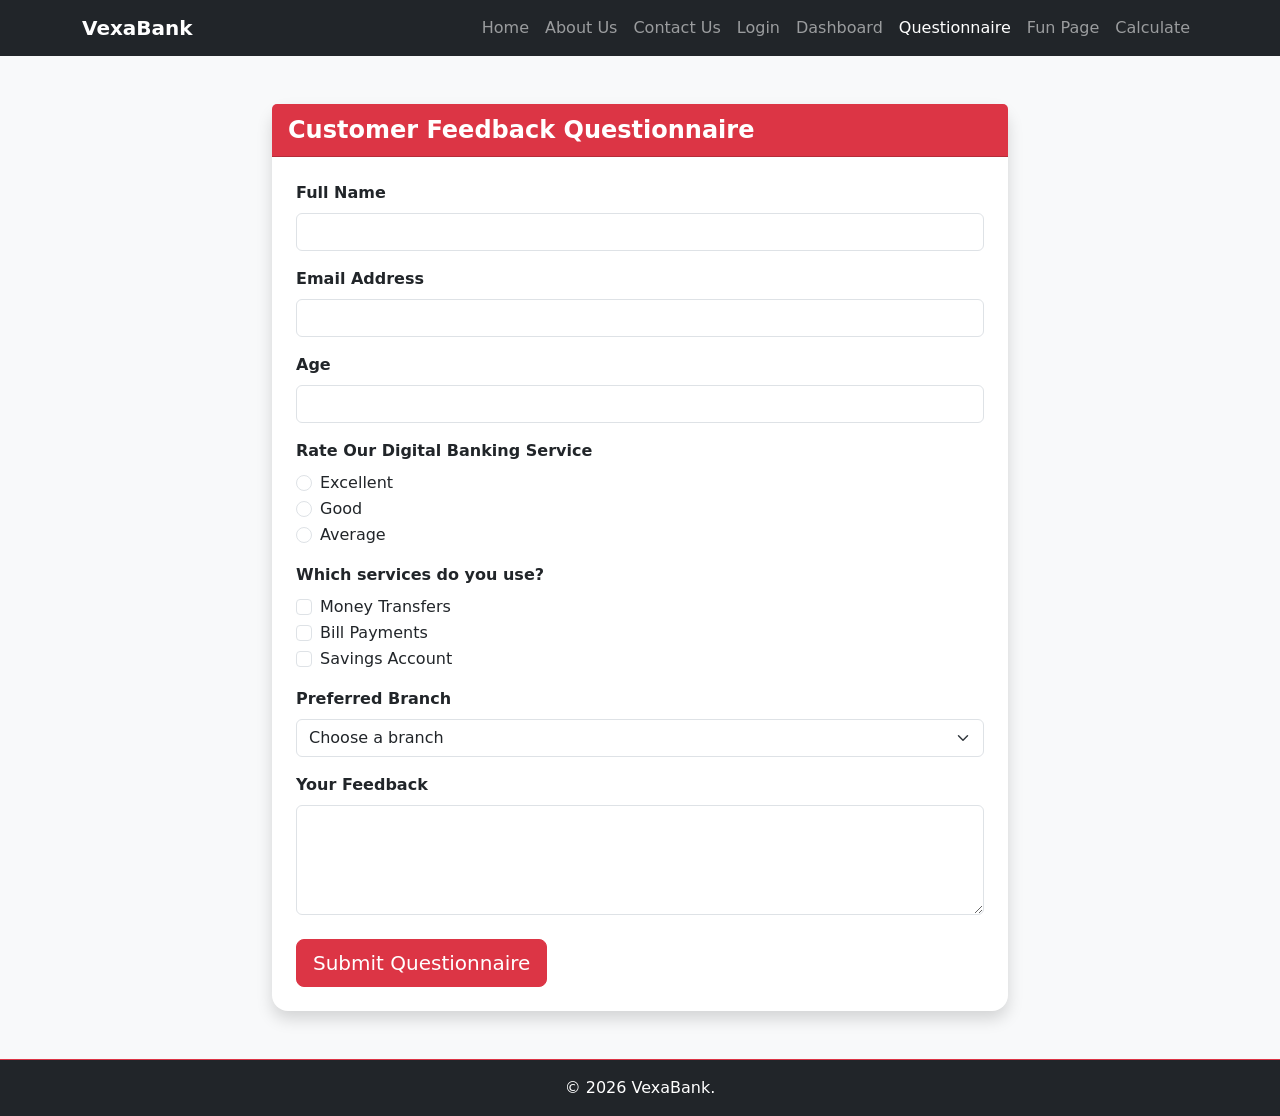
<file: pages/questionnaire.html>
<!DOCTYPE html>
<html lang="en">
<head>
  <meta charset="UTF-8">
  <meta name="viewport" content="width=device-width, initial-scale=1.0">
  <title>Customer Questionnaire - VexaBank</title>
  <link href="https://cdn.jsdelivr.net/npm/bootstrap@5.3.2/dist/css/bootstrap.min.css" rel="stylesheet">
</head>
<body class="d-flex flex-column min-vh-100 bg-light">

  <nav class="navbar navbar-expand-lg navbar-dark bg-dark">
    <div class="container">
      <a class="navbar-brand fw-bold" href="index.html">VexaBank</a>

      <button
        class="navbar-toggler"
        type="button"
        data-bs-toggle="collapse"
        data-bs-target="#navbarMain"
        aria-controls="navbarMain"
        aria-expanded="false"
        aria-label="Toggle navigation"
      >
        <span class="navbar-toggler-icon"></span>
      </button>

      <div class="collapse navbar-collapse" id="navbarMain">
        <ul class="navbar-nav ms-auto mb-2 mb-lg-0">
          <li class="nav-item"><a class="nav-link " href="../index.html">Home</a></li>
          <li class="nav-item"><a class="nav-link" href="./about.html">About Us</a></li>
          <li class="nav-item"><a class="nav-link" href="./contact.html">Contact Us</a></li>
          <li class="nav-item"><a class="nav-link" href="../login.html">Login</a></li>
          <li class="nav-item"><a class="nav-link" href="./dashboard.html">Dashboard</a></li>
          <li class="nav-item"><a class="nav-link active" href="./questionnaire.html">Questionnaire</a></li>
          <li class="nav-item"><a class="nav-link" href="./fun.html">Fun Page</a></li>
          <li class="nav-item"><a class="nav-link" href="./calculate.html">Calculate</a></li>
        </ul>
      </div>
    </div>
  </nav>

  <main class="flex-grow-1 py-5">
    <div class="container">
      <div class="row justify-content-center">
        <div class="col-lg-8">
          <div class="card shadow border-0 rounded-4">
            <div class="card-header bg-danger text-white fw-bold fs-4">
              Customer Feedback Questionnaire
            </div>
            <div class="card-body p-4">
<form id="questionnaireForm" action="questionnaire.php" method="post" onsubmit="return validateQuestionnaireForm();" novalidate>                <div class="mb-3">
                  <label for="fullName" class="form-label fw-semibold">Full Name</label>
<input type="text" id="fullName" name="fullName" class="form-control">
                  <div class="invalid-feedback">Name must contain only letters and spaces, and be at least 3 characters long.</div>
                </div>

                <div class="mb-3">
                  <label for="studentEmail" class="form-label fw-semibold">Email Address</label>
<input type="email" id="studentEmail" name="studentEmail" class="form-control">                  <div class="invalid-feedback">Please enter a valid email ending with .com or .edu.</div>
                </div>

                <div class="mb-3">
                  <label for="age" class="form-label fw-semibold">Age</label>
<input type="number" id="age" name="age" class="form-control">                  <div class="invalid-feedback">Age must be between 18 and 80.</div>
                </div>

                <div class="mb-3">
                  <label class="form-label fw-semibold d-block">Rate Our Digital Banking Service</label>
                  <div class="form-check">
                    <input class="form-check-input" type="radio" name="rating" id="excellent" value="Excellent">
                    <label class="form-check-label" for="excellent">Excellent</label>
                  </div>
                  <div class="form-check">
                    <input class="form-check-input" type="radio" name="rating" id="good" value="Good">
                    <label class="form-check-label" for="good">Good</label>
                  </div>
                  <div class="form-check">
                    <input class="form-check-input" type="radio" name="rating" id="average" value="Average">
                    <label class="form-check-label" for="average">Average</label>
                  </div>
                  <div id="ratingError" class="text-danger small mt-1 d-none">Please select one rating option.</div>
                </div>

                <div class="mb-3">
                  <label class="form-label fw-semibold d-block">Which services do you use?</label>
                  <div class="form-check">
                    <input class="form-check-input service-check" type="checkbox" value="Transfers"  name="services[]" id="service1">
                    <label class="form-check-label" for="service1">Money Transfers</label>
                  </div>
                  <div class="form-check">
                    <input class="form-check-input service-check" type="checkbox"   name="services[]"  value="Payments" id="service2">
                    <label class="form-check-label" for="service2">Bill Payments</label>
                  </div>
                  <div class="form-check">
                    <input class="form-check-input service-check" type="checkbox"  name="services[]"  value="Savings" id="service3">
                    <label class="form-check-label" for="service3">Savings Account</label>
                  </div>
                  <div id="serviceError" class="text-danger small mt-1 d-none">Select at least one service.</div>
                </div>

                <div class="mb-3">
                  <label for="branch" class="form-label fw-semibold">Preferred Branch</label>
<select id="branch" name="branch" class="form-select">
                      <option value="">Choose a branch</option>
                    <option>Muscat</option>
                    <option>Sohar</option>
                    <option>Salalah</option>
                  </select>
                  <div class="invalid-feedback">Please choose a branch.</div>
                </div>

                <div class="mb-4">
                  <label for="feedback" class="form-label fw-semibold">Your Feedback</label>
<textarea id="feedback" name="feedback" class="form-control" rows="4"></textarea>                  <div class="invalid-feedback">Feedback must be at least 15 characters and contain letters.</div>
                </div>

                <button type="submit" class="btn btn-danger btn-lg">Submit Questionnaire</button>
              </form>
            </div>
          </div>
        </div>
      </div>
    </div>
  </main>

  <footer class="bg-dark text-white text-center py-3 mt-auto border-top border-danger">
    <div class="container">
      <p class="mb-0">&copy; 2026 VexaBank.</p>
    </div>
  </footer>

<script>
function validateQuestionnaireForm() {
  const fullName = document.getElementById("fullName");
  const studentEmail = document.getElementById("studentEmail");
  const age = document.getElementById("age");
  const branch = document.getElementById("branch");
  const feedback = document.getElementById("feedback");

  let isValid = true;

  fullName.classList.remove("is-valid", "is-invalid");
  studentEmail.classList.remove("is-valid", "is-invalid");
  age.classList.remove("is-valid", "is-invalid");
  branch.classList.remove("is-valid", "is-invalid");
  feedback.classList.remove("is-valid", "is-invalid");

  document.getElementById("ratingError").classList.add("d-none");
  document.getElementById("serviceError").classList.add("d-none");

  const namePattern = /^[A-Za-z\s]{3,}$/;
  if (!namePattern.test(fullName.value.trim())) {
    fullName.classList.add("is-invalid");
    isValid = false;
  } else {
    fullName.classList.add("is-valid");
  }

  const emailPattern = /^[^\s@]+@[^\s@]+\.(com|edu)$/i;
  if (!emailPattern.test(studentEmail.value.trim())) {
    studentEmail.classList.add("is-invalid");
    isValid = false;
  } else {
    studentEmail.classList.add("is-valid");
  }

  const ageValue = parseInt(age.value);
  if (isNaN(ageValue) || ageValue < 18 || ageValue > 80) {
    age.classList.add("is-invalid");
    isValid = false;
  } else {
    age.classList.add("is-valid");
  }

  const ratingChecked = document.querySelector('input[name="rating"]:checked');
  if (!ratingChecked) {
    document.getElementById("ratingError").classList.remove("d-none");
    isValid = false;
  }

  const selectedServices = document.querySelectorAll(".service-check:checked");
  if (selectedServices.length === 0) {
    document.getElementById("serviceError").classList.remove("d-none");
    isValid = false;
  }

  if (branch.value === "") {
    branch.classList.add("is-invalid");
    isValid = false;
  } else {
    branch.classList.add("is-valid");
  }

  const feedbackPattern = /^(?=.*[A-Za-z]).{15,}$/;
  if (!feedbackPattern.test(feedback.value.trim())) {
    feedback.classList.add("is-invalid");
    isValid = false;
  } else {
    feedback.classList.add("is-valid");
  }

  return isValid;
}
</script>

  <script src="https://cdn.jsdelivr.net/npm/bootstrap@5.3.2/dist/js/bootstrap.bundle.min.js"></script>
</body>
</html>
</file>
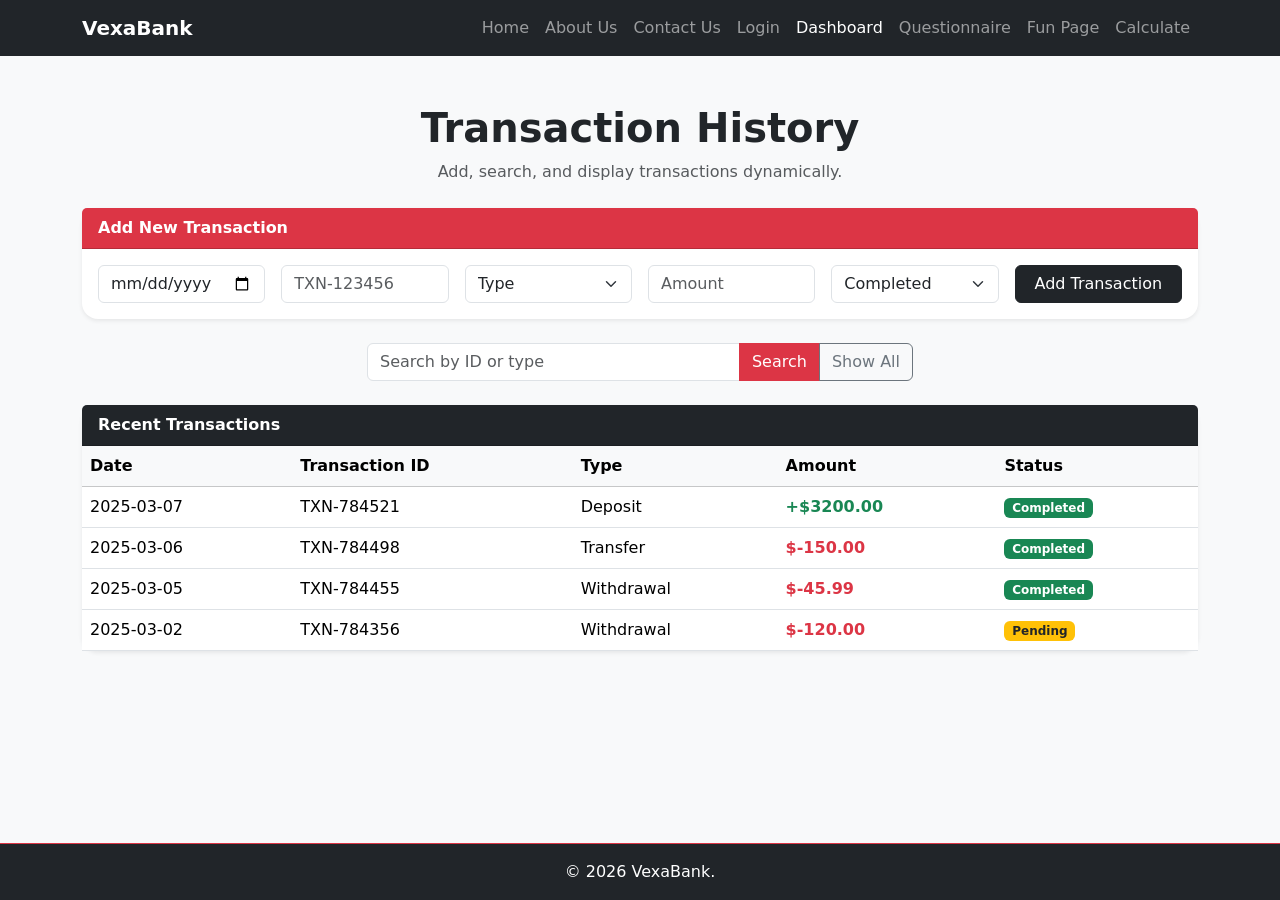
<file: pages/transactions.html>
<!DOCTYPE html>
<html lang="en">
<head>
  <meta charset="UTF-8">
  <meta name="viewport" content="width=device-width, initial-scale=1.0">
  <title>Transactions - VexaBank</title>
  <link href="https://cdn.jsdelivr.net/npm/bootstrap@5.3.2/dist/css/bootstrap.min.css" rel="stylesheet">
</head>
<body class="d-flex flex-column min-vh-100 bg-light">
  <nav class="navbar navbar-expand-lg navbar-dark bg-dark ">
    <div class="container">
      <a class="navbar-brand fw-bold" href="../index.html">VexaBank</a>

      <button
        class="navbar-toggler"
        type="button"
        data-bs-toggle="collapse"
        data-bs-target="#navbarMain"
        aria-controls="navbarMain"
        aria-expanded="false"
        aria-label="Toggle navigation"
      >
        <span class="navbar-toggler-icon"></span>
      </button>

      <div class="collapse navbar-collapse" id="navbarMain">
        <ul class="navbar-nav ms-auto">
          <li class="nav-item">
            <a class="nav-link" href="../index.html">Home</a>
          </li>
          <li class="nav-item">
            <a class="nav-link" href="about.html">About Us</a>
          </li>
          <li class="nav-item">
            <a class="nav-link" href="contact.html">Contact Us</a>
          </li>
          <li class="nav-item">
            <a class="nav-link" href="../login.html">Login</a>
          </li>
          <li class="nav-item">
            <a class="nav-link active" href="dashboard.html">Dashboard</a>
          </li>
                            <li class="nav-item"><a class="nav-link" href="./questionnaire.html">Questionnaire</a></li>
          <li class="nav-item"><a class="nav-link " href="./fun.html">Fun Page</a></li>
          <li class="nav-item"><a class="nav-link" href="./calculate.html">Calculate</a></li>
        </ul>
      </div>
    </div>
  </nav>

  <main class="flex-grow-1 py-5">
    <div class="container">
      <div class="text-center mb-4">
        <h1 class="fw-bold">Transaction History</h1>
        <p class="text-muted">Add, search, and display transactions dynamically.</p>
      </div>

      <div class="card shadow-sm border-0 rounded-4 mb-4">
        <div class="card-header bg-danger text-white fw-bold">Add New Transaction</div>
        <div class="card-body">
          <div class="row g-3">
            <div class="col-md-2">
              <input type="date" id="date" class="form-control">
            </div>
            <div class="col-md-2">
              <input type="text" id="transactionId" class="form-control" placeholder="TXN-123456">
            </div>
            <div class="col-md-2">
              <select id="type" class="form-select">
                <option value="">Type</option>
                <option>Deposit</option>
                <option>Transfer</option>
                <option>Withdrawal</option>
              </select>
            </div>
            <div class="col-md-2">
              <input type="number" id="amount" class="form-control" placeholder="Amount" step="0.01">
            </div>
            <div class="col-md-2">
              <select id="status" class="form-select">
                <option>Completed</option>
                <option>Pending</option>
              </select>
            </div>
            <div class="col-md-2 d-grid">
              <button class="btn btn-dark" onclick="addTransaction()">Add Transaction</button>
            </div>
          </div>
        </div>
      </div>

      <div class="row justify-content-center mb-4">
        <div class="col-lg-6">
          <div class="input-group">
            <input type="text" id="searchInput" class="form-control" placeholder="Search by ID or type">
            <button class="btn btn-danger" onclick="searchTransactions()">Search</button>
            <button class="btn btn-outline-secondary" onclick="displayTransactions(transactions)">Show All</button>
          </div>
        </div>
      </div>

      <div class="card shadow-sm border-0 rounded-4">
        <div class="card-header bg-dark text-white fw-bold">Recent Transactions</div>
        <div class="card-body p-0">
          <div class="table-responsive">
            <table class="table table-hover align-middle mb-0">
              <thead class="table-light">
                <tr>
                  <th>Date</th>
                  <th>Transaction ID</th>
                  <th>Type</th>
                  <th>Amount</th>
                  <th>Status</th>
                </tr>
              </thead>
              <tbody id="transactionTableBody"></tbody>
            </table>
          </div>
        </div>
      </div>
    </div>
  </main>

  <footer class="bg-dark text-white text-center py-3 mt-auto border-top border-danger">
    <div class="container">
      <p class="mb-0">&copy; 2026 VexaBank.</p>
    </div>
  </footer>

  <script>
    /*
      Constructor function for creating transaction objects.
      Each transaction contains date, id, type, amount, and status.
    */
    function Transaction(date, id, type, amount, status) {
      this.date = date;
      this.id = id;
      this.type = type;
      this.amount = amount;
      this.status = status;
    }

    /*
      Array used to store transaction objects.
      This uses actual banking-style sample data.
    */
    const transactions = [
      new Transaction("2025-03-07", "TXN-784521", "Deposit", 3200.00, "Completed"),
      new Transaction("2025-03-06", "TXN-784498", "Transfer", -150.00, "Completed"),
      new Transaction("2025-03-05", "TXN-784455", "Withdrawal", -45.99, "Completed"),
      new Transaction("2025-03-02", "TXN-784356", "Withdrawal", -120.00, "Pending")
    ];

    /*
      This function displays transaction data dynamically inside the table body.
      It first clears the old content, then adds rows based on the array passed to it.
    */
    function displayTransactions(data) {
      const tableBody = document.getElementById("transactionTableBody");
      tableBody.innerHTML = "";

      data.forEach(function (transaction) {
        const row = document.createElement("tr");

        row.innerHTML = `
          <td>${transaction.date}</td>
          <td>${transaction.id}</td>
          <td>${transaction.type}</td>
          <td class="${transaction.amount >= 0 ? 'text-success' : 'text-danger'} fw-bold">
            ${transaction.amount >= 0 ? '+' : ''}$${transaction.amount.toFixed(2)}
          </td>
          <td>
            <span class="badge ${transaction.status === 'Completed' ? 'bg-success' : 'bg-warning text-dark'}">
              ${transaction.status}
            </span>
          </td>
        `;

        tableBody.appendChild(row);
      });
    }

    /*
      This function reads the form values, creates a new transaction object,
      adds it to the transactions array, then refreshes the table.
    */
    function addTransaction() {
      const date = document.getElementById("date").value;
      const transactionId = document.getElementById("transactionId").value.trim();
      const type = document.getElementById("type").value;
      const amount = parseFloat(document.getElementById("amount").value);
      const status = document.getElementById("status").value;

      if (date === "" || transactionId === "" || type === "" || isNaN(amount)) {
        alert("Please fill in all transaction fields.");
        return;
      }

      const newTransaction = new Transaction(date, transactionId, type, amount, status);
      transactions.push(newTransaction);
      displayTransactions(transactions);
    }

    /*
      This function searches by transaction ID or type.
      It filters the main array and displays only matching results.
    */
    function searchTransactions() {
      const value = document.getElementById("searchInput").value.toLowerCase().trim();

      const filtered = transactions.filter(function (transaction) {
        return (
          transaction.id.toLowerCase().includes(value) ||
          transaction.type.toLowerCase().includes(value)
        );
      });

      displayTransactions(filtered);
    }

    displayTransactions(transactions);
  </script>

  <script src="https://cdn.jsdelivr.net/npm/bootstrap@5.3.2/dist/js/bootstrap.bundle.min.js"></script>
</body>
</html>
</file>
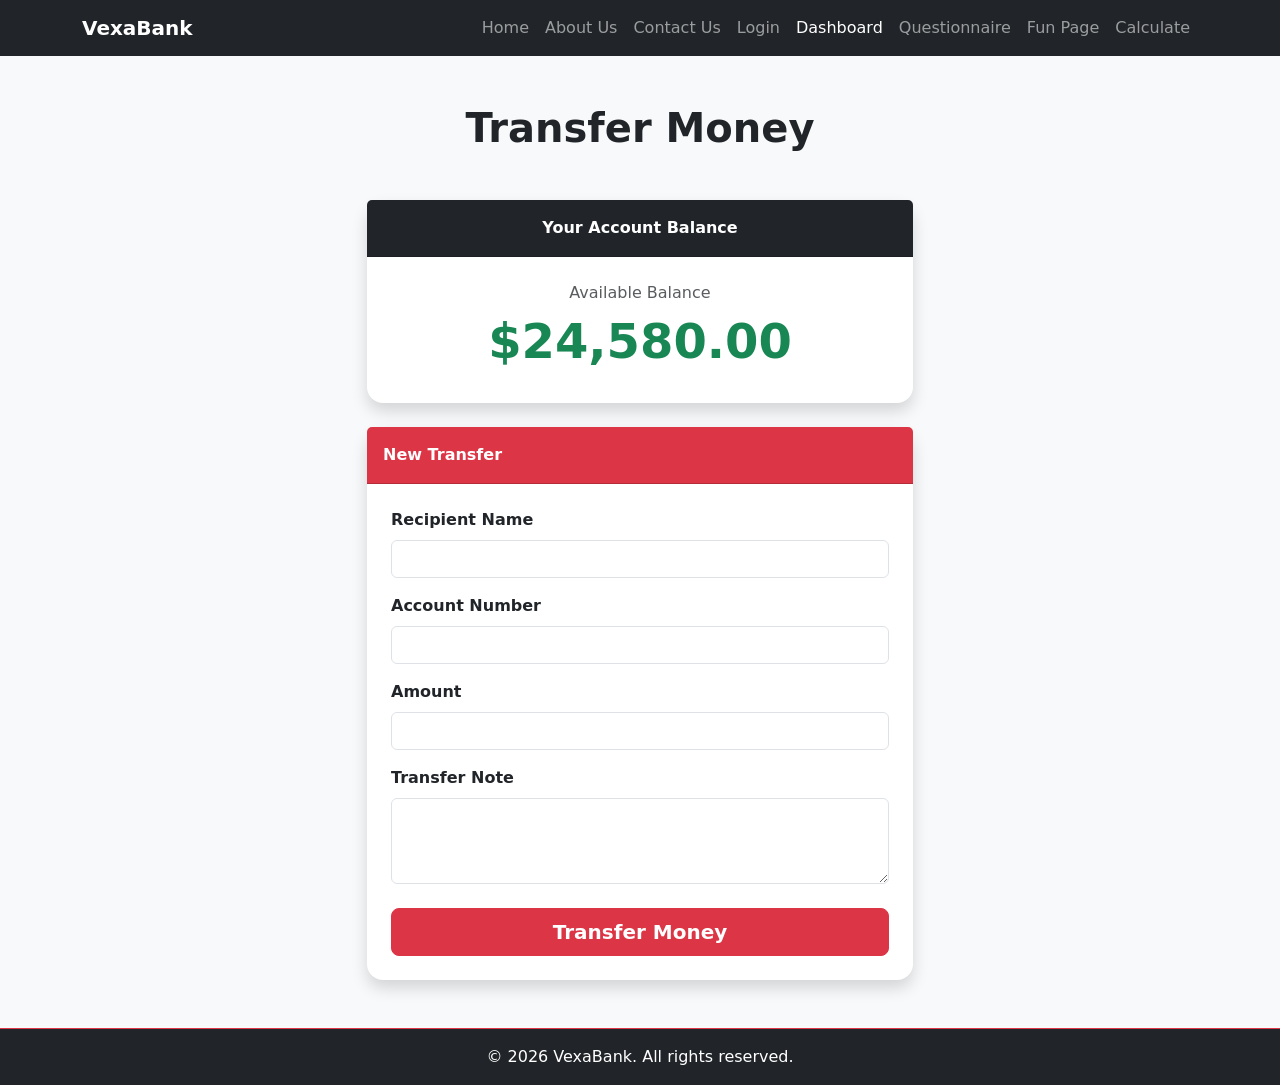
<file: pages/transfer.html>
<!DOCTYPE html>
<html lang="en">
<head>
  <meta charset="UTF-8">
  <meta name="viewport" content="width=device-width, initial-scale=1.0">
  <title>Transfer Money - VexaBank</title>

  <link
    href="https://cdn.jsdelivr.net/npm/bootstrap@5.3.2/dist/css/bootstrap.min.css"
    rel="stylesheet"
  >
</head>

<body class="d-flex flex-column min-vh-100 bg-light">

  <nav class="navbar navbar-expand-lg navbar-dark bg-dark ">
    <div class="container">
      <a class="navbar-brand fw-bold" href="../index.html">VexaBank</a>

      <button
        class="navbar-toggler"
        type="button"
        data-bs-toggle="collapse"
        data-bs-target="#navbarMain"
      >
        <span class="navbar-toggler-icon"></span>
      </button>

      <div class="collapse navbar-collapse" id="navbarMain">
        <ul class="navbar-nav ms-auto">
          <li class="nav-item"><a class="nav-link" href="../index.html">Home</a></li>
          <li class="nav-item"><a class="nav-link" href="about.html">About Us</a></li>
          <li class="nav-item"><a class="nav-link" href="contact.html">Contact Us</a></li>
          <li class="nav-item"><a class="nav-link" href="../login.html">Login</a></li>
          <li class="nav-item"><a class="nav-link active" href="/pages/dashboard.html">Dashboard</a></li>
                            <li class="nav-item"><a class="nav-link" href="./questionnaire.html">Questionnaire</a></li>
          <li class="nav-item"><a class="nav-link " href="./fun.html">Fun Page</a></li>
          <li class="nav-item"><a class="nav-link" href="./calculate.html">Calculate</a></li>
        </ul>
      </div>
    </div>
  </nav>

  <main class="flex-grow-1 py-5">
    <div class="container">

      <h1 class="fw-bold text-center mb-5">Transfer Money</h1>

      <!-- Balance Card -->
      <div class="row justify-content-center mb-4">
        <div class="col-12 col-lg-8 col-xl-6">
          <div class="card shadow border-0 rounded-4 text-center">
            <div class="card-header bg-dark text-white fw-bold py-3">
              Your Account Balance
            </div>

            <div class="card-body py-4">
              <p class="text-muted mb-2">Available Balance</p>
              <h2 class="display-5 fw-bold text-success">$24,580.00</h2>
            </div>
          </div>
        </div>
      </div>

      <!-- Transfer Form -->
      <div class="row justify-content-center">
        <div class="col-12 col-lg-8 col-xl-6">

          <div class="card shadow border-0 rounded-4">
            <div class="card-header bg-danger text-white fw-bold py-3">
              New Transfer
            </div>

            <div class="card-body p-4">

            <form id="transferForm" action="transfer.php" method="post" onsubmit="return validateTransferForm();" novalidate>
                <div class="mb-3">
                  <label for="recipient" class="form-label fw-semibold">
                    Recipient Name
                  </label>
                  <input id="recipient" name="recipient" type="text" class="form-control">
                  <div class="invalid-feedback">
                    Name must contain at least 3 letters and no numbers.
                  </div>
                </div>

                <div class="mb-3">
                  <label for="account" class="form-label fw-semibold">
                    Account Number
                  </label>
                  <input id="account" name="account" type="text" class="form-control">
                  <div class="invalid-feedback">
                    Account number must contain only digits and be at least 6 digits long.
                  </div>
                </div>

                <div class="mb-3">
                  <label for="amount" class="form-label fw-semibold">
                    Amount
                  </label>
                  <input id="amount" name="amount" type="number" class="form-control" step="0.01">
                  <div class="invalid-feedback">
                    Enter a valid amount that does not exceed your balance.
                  </div>
                </div>

                <div class="mb-4">
                  <label for="note" class="form-label fw-semibold">
                    Transfer Note
                  </label>
                  <textarea id="note" name="note" class="form-control" rows="3"></textarea>
                </div>

                <div class="d-grid">
                  <button type="submit" class="btn btn-danger btn-lg fw-bold">
                    Transfer Money
                  </button>
                </div>

              </form>

            </div>
          </div>

        </div>
      </div>

    </div>
  </main>

  <footer class="bg-dark text-white text-center py-3 border-top border-danger">
    <div class="container">
      <p class="mb-0">&copy; 2026 VexaBank. All rights reserved.</p>
    </div>
  </footer>

<script>
function validateTransferForm() {
  const recipient = document.getElementById("recipient");
  const account = document.getElementById("account");
  const amount = document.getElementById("amount");
  const availableBalance = 24580;

  let valid = true;

  const recipientPattern = /^[A-Za-z\s]{3,}$/;
  const accountPattern = /^\d{6,12}$/;
  const transferAmount = parseFloat(amount.value);

  recipient.classList.toggle("is-invalid", !recipientPattern.test(recipient.value.trim()));
  account.classList.toggle("is-invalid", !accountPattern.test(account.value.trim()));
  amount.classList.toggle("is-invalid", isNaN(transferAmount) || transferAmount <= 0 || transferAmount > availableBalance);

  valid =
    recipientPattern.test(recipient.value.trim()) &&
    accountPattern.test(account.value.trim()) &&
    !isNaN(transferAmount) &&
    transferAmount > 0 &&
    transferAmount <= availableBalance;

  return valid;
}
</script>
  <script src="https://cdn.jsdelivr.net/npm/bootstrap@5.3.2/dist/js/bootstrap.bundle.min.js"></script>
</body>
</html>
</file>
